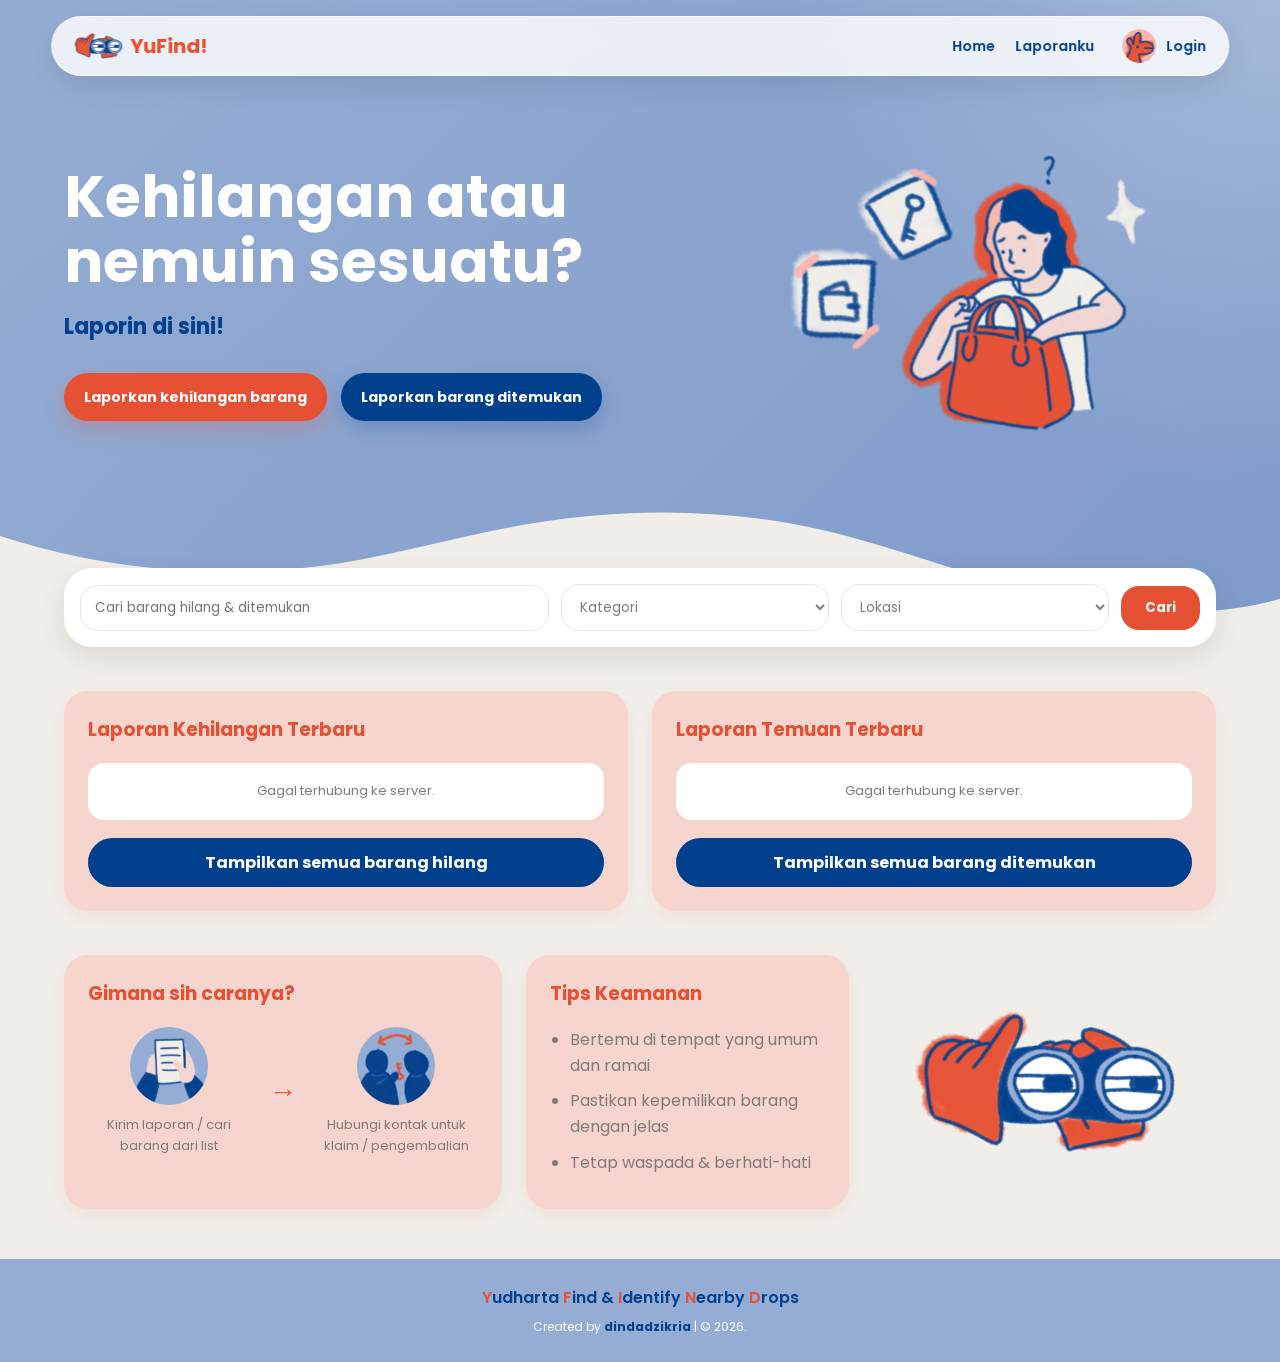
<file: index.html>
<!doctype html>
<html lang="id">
  <head>
    <meta charset="UTF-8" />
    <meta name="viewport" content="width=device-width, initial-scale=1.0" />
    <title>Yufind!</title>

    <link
      href="https://fonts.googleapis.com/css2?family=Poppins:wght@300;400;600;700&display=swap"
      rel="stylesheet"
    />

    <link rel="stylesheet" href="css/style.css" />
  </head>
  <body>
    <!-- Navbar start -->
    <div id="navbar-container"></div>

    <!-- Navbar end -->

    <!-- HERO -->
    <section class="hero" id="home">
      <div class="container hero-wrapper">
        <div class="hero-text">
          <h1>Kehilangan atau nemuin sesuatu?</h1>
          <p>Laporin di sini!</p>

          <div class="hero-buttons">
            <a href="pages/report-form.html?type=lost" class="btn lost"
              >Laporkan kehilangan barang
            </a>
            <a href="pages/report-form.html?type=found" class="btn found"
              >Laporkan barang ditemukan
            </a>
          </div>
        </div>

        <div class="hero-image">
          <img src="img/heroimage.png" alt="illustration" />
        </div>
      </div>

      <!-- section -->
      <div class="custom-shape-divider-bottom-1776860320">
        <svg
          data-name="Layer 1"
          xmlns="http://www.w3.org/2000/svg"
          viewBox="0 0 1200 120"
          preserveAspectRatio="none"
        >
          <path
            d="M985.66,92.83C906.67,72,823.78,31,743.84,14.19c-82.26-17.34-168.06-16.33-250.45.39-57.84,11.73-114,31.07-172,41.86A600.21,600.21,0,0,1,0,27.35V120H1200V95.8C1132.19,118.92,1055.71,111.31,985.66,92.83Z"
            class="shape-fill"
          ></path>
        </svg>
      </div>
    </section>

    <!-- SEARCH -->
    <section class="search container">
      <input
        type="text"
        id="keyword"
        placeholder="Cari barang hilang & ditemukan"
      />

      <select id="kategori">
        <option value="">Kategori</option>
        <option value="lost">Hilang</option>
        <option value="found">Ditemukan</option>
      </select>

      <select id="lokasi">
        <option value="">Lokasi</option>
        <option value="uud">Gedung UUD 1945</option>
        <option value="nkri">Gedung NKRI</option>
        <option value="bti">Gedung BTI</option>
        <option value="nusantara">Gedung Nusantara</option>
        <option value="parkiran">Parkiran</option>
        <option value="others">Area Lain</option>
      </select>

      <button id="btnCari" type="button">Cari</button>
    </section>

    <!-- PREVIEW -->
    <section class="preview container">
      <div class="box">
        <h3>Laporan Kehilangan Terbaru</h3>

        <div id="lostPreviewCards" class="cards">
          <p class="preview-loading">Memuat laporan kehilangan...</p>
        </div>

        <a href="pages/reports.html?kategori=lost" class="small-btn">
          Tampilkan semua barang hilang
        </a>
      </div>

      <div class="box">
        <h3>Laporan Temuan Terbaru</h3>

        <div id="foundPreviewCards" class="cards">
          <p class="preview-loading">Memuat laporan temuan...</p>
        </div>

        <a href="pages/reports.html?kategori=found" class="small-btn">
          Tampilkan semua barang ditemukan
        </a>
      </div>
    </section>

    <!-- HOW + TIPS + ILLUSTRATION WRAPPER -->
    <section class="bottom-section container">
      <!-- HOW -->
      <div class="how box">
        <h3>Gimana sih caranya?</h3>
        <div class="steps">
          <div class="step">
            <img src="img/caranya1.png" alt="" />
            <p>Kirim laporan / cari barang dari list</p>
          </div>

          <div class="arrow">→</div>

          <div class="step">
            <img src="img/caranya2.png" alt="" />
            <p>Hubungi kontak untuk klaim / pengembalian</p>
          </div>
        </div>
      </div>

      <!-- TIPS -->
      <div class="tips box">
        <h3>Tips Keamanan</h3>
        <ul>
          <li>Bertemu di tempat yang umum dan ramai</li>
          <li>Pastikan kepemilikan barang dengan jelas</li>
          <li>Tetap waspada & berhati-hati</li>
        </ul>
      </div>

      <!-- ILLUSTRATION -->
      <div class="illustration">
        <img src="img/ilustrasi.png" alt="YuFind!" />
      </div>
    </section>

    <footer>
      <div class="endtitle">
        <p>
          <span>Y</span>udharta <span>F</span>ind & <span>I</span>dentify
          <span>N</span>earby <span>D</span>rops
        </p>
      </div>

      <div class="credit">
        <p>Created by <a href="">dindadzikria</a> | &copy; 2026.</p>
      </div>
    </footer>
    <script src="js/script.js"></script>
  </body>
</html>
</file>
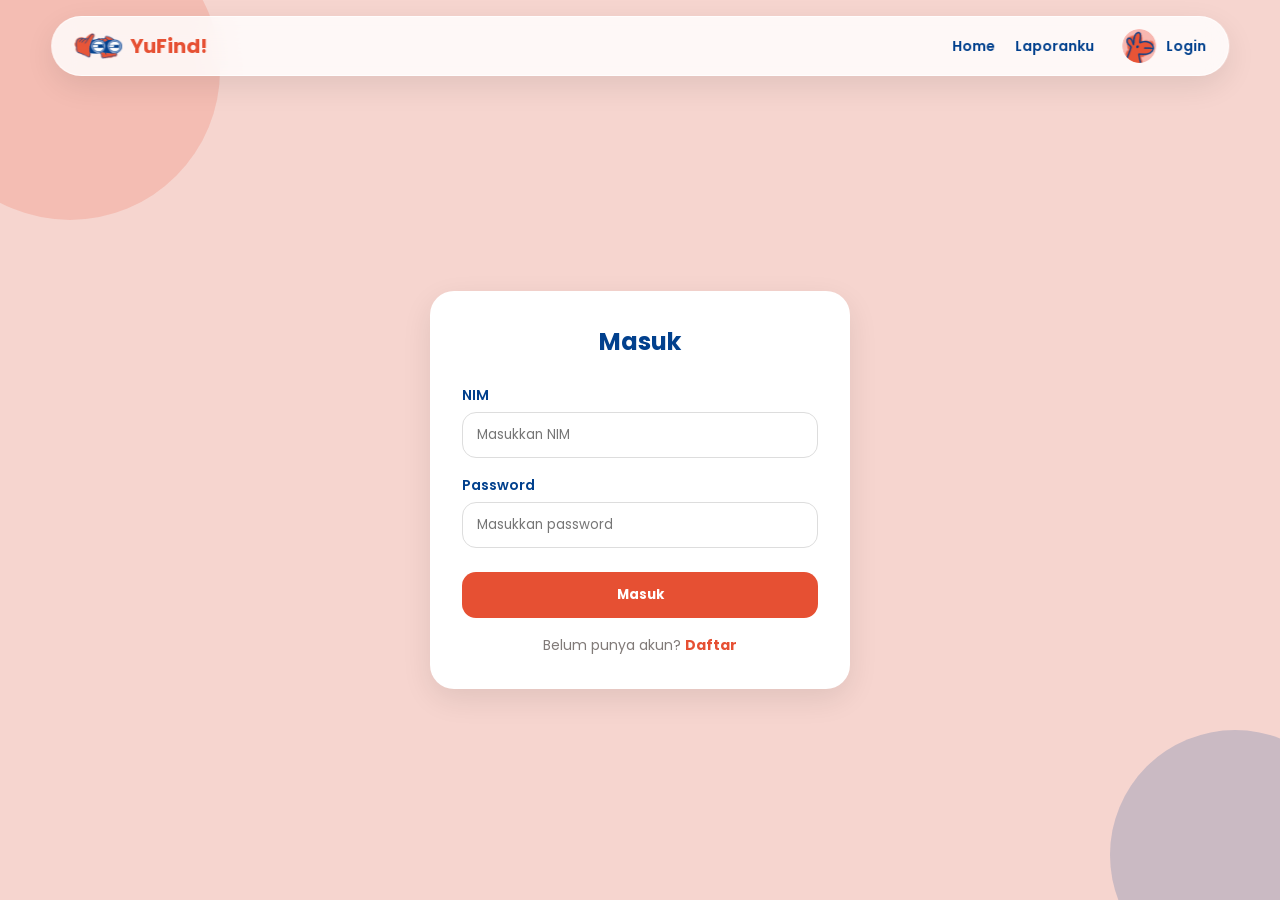
<file: pages/login.html>
<!doctype html>
<html lang="id">
  <head>
    <meta charset="UTF-8" />
    <meta name="viewport" content="width=device-width, initial-scale=1.0" />
    <title>Login - YuFind!</title>

    <link rel="stylesheet" href="../css/style.css" />

    <link
      href="https://fonts.googleapis.com/css2?family=Poppins:wght@300;400;600;700&display=swap"
      rel="stylesheet"
    />
  </head>

  <body>
    <!-- NAVBAR -->
    <div id="navbar-container"></div>

    <!-- LOGIN SECTION -->
    <section class="auth">
      <div class="auth-container">
        <h2>Masuk</h2>

        <form id="loginForm">
          <div class="input-group">
            <label for="nim">NIM</label>
            <input
              type="text"
              id="nim"
              name="nim"
              placeholder="Masukkan NIM"
              required
            />
          </div>

          <div class="input-group">
            <label for="password">Password</label>
            <input
              type="password"
              id="password"
              name="password"
              placeholder="Masukkan password"
              required
            />
          </div>

          <button type="submit" class="btn-auth">Masuk</button>
          <p id="loginMessage" class="message"></p>
        </form>

        <p class="auth-switch">
          Belum punya akun?
          <a href="register.html">Daftar</a>
        </p>
      </div>
    </section>
    <script src="../js/script.js"></script>
  </body>
</html>
</file>
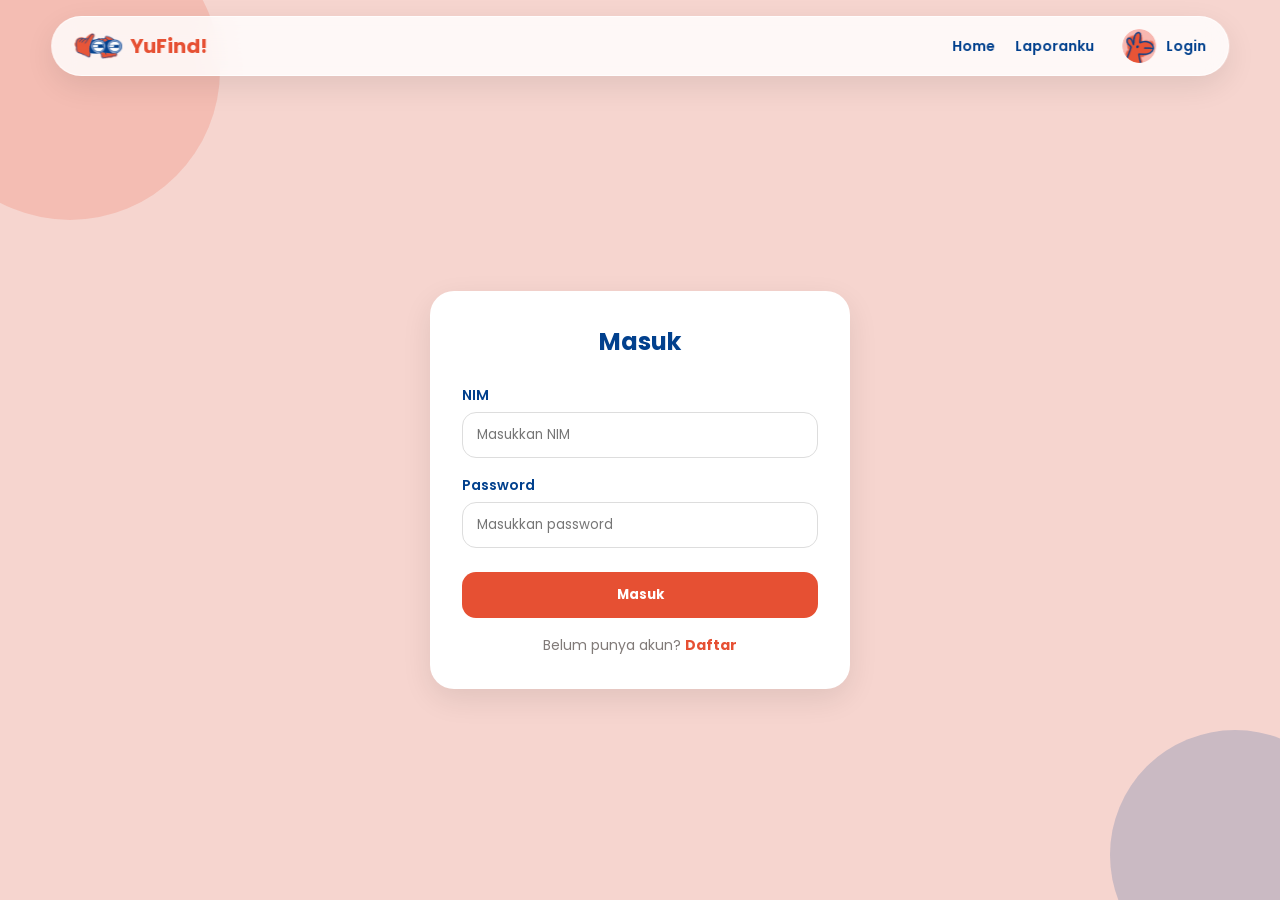
<file: pages/my-reports.html>
<!doctype html>
<html lang="id">
  <head>
    <meta charset="UTF-8" />
    <meta name="viewport" content="width=device-width, initial-scale=1.0" />
    <title>Laporanku - YuFind!</title>

    <link rel="stylesheet" href="../css/style.css" />

    <link
      href="https://fonts.googleapis.com/css2?family=Poppins:wght@300;400;600;700&display=swap"
      rel="stylesheet"
    />
  </head>

  <body class="my-reports-body">
    <div id="navbar-container"></div>

    <section class="my-reports-page container">
      <div class="my-reports-hero">
        <div class="page-heading">
          <h2>LAPORANKU</h2>
          <p>
            Lihat semua laporan kehilangan dan penemuan yang pernah kamu buat.
          </p>
        </div>

        <img
          src="../img/myreport1.png"
          alt="Laporanku Illustration"
          class="myreport-hero-img"
        />
      </div>

      <div id="myReportsList" class="my-report-list"></div>

      <div id="emptyReports" class="empty-reports" style="display: none">
        <h3>Belum ada laporan</h3>
        <p>
          Kamu belum pernah membuat laporan kehilangan atau penemuan barang.
        </p>
      </div>
    </section>

    <section class="my-report-reminder container">
      <img
        src="../img/myreport2.png"
        alt="Reminder"
        class="reminder-img reminder-left"
      />

      <div class="reminder-text">
        <h3>Ingat ya!</h3>
        <p>
          Pastikan informasi pada laporanmu akurat dan jelas agar proses
          pencarian atau pengembalian lebih cepat.
        </p>
      </div>

      <div class="reminder-actions">
        <a href="report-form.html?type=lost" class="reminder-btn">
          Laporkan Kehilangan
          <span>+</span>
        </a>

        <a
          href="report-form.html?type=found"
          class="reminder-btn reminder-btn-dark"
        >
          Laporkan Temuan
          <span>+</span>
        </a>
      </div>

      <img
        src="../img/myreport3.png"
        alt="Report Illustration"
        class="reminder-img reminder-right"
      />
    </section>

    <footer>
      <div class="endtitle">
        <p>
          <span>Y</span>udharta <span>F</span>ind & <span>I</span>dentify
          <span>N</span>earby <span>D</span>rops
        </p>
      </div>

      <div class="credit">
        <p>created by dindadzikria | 2026</p>
      </div>
    </footer>

    <script src="../js/script.js"></script>
  </body>
</html>
</file>
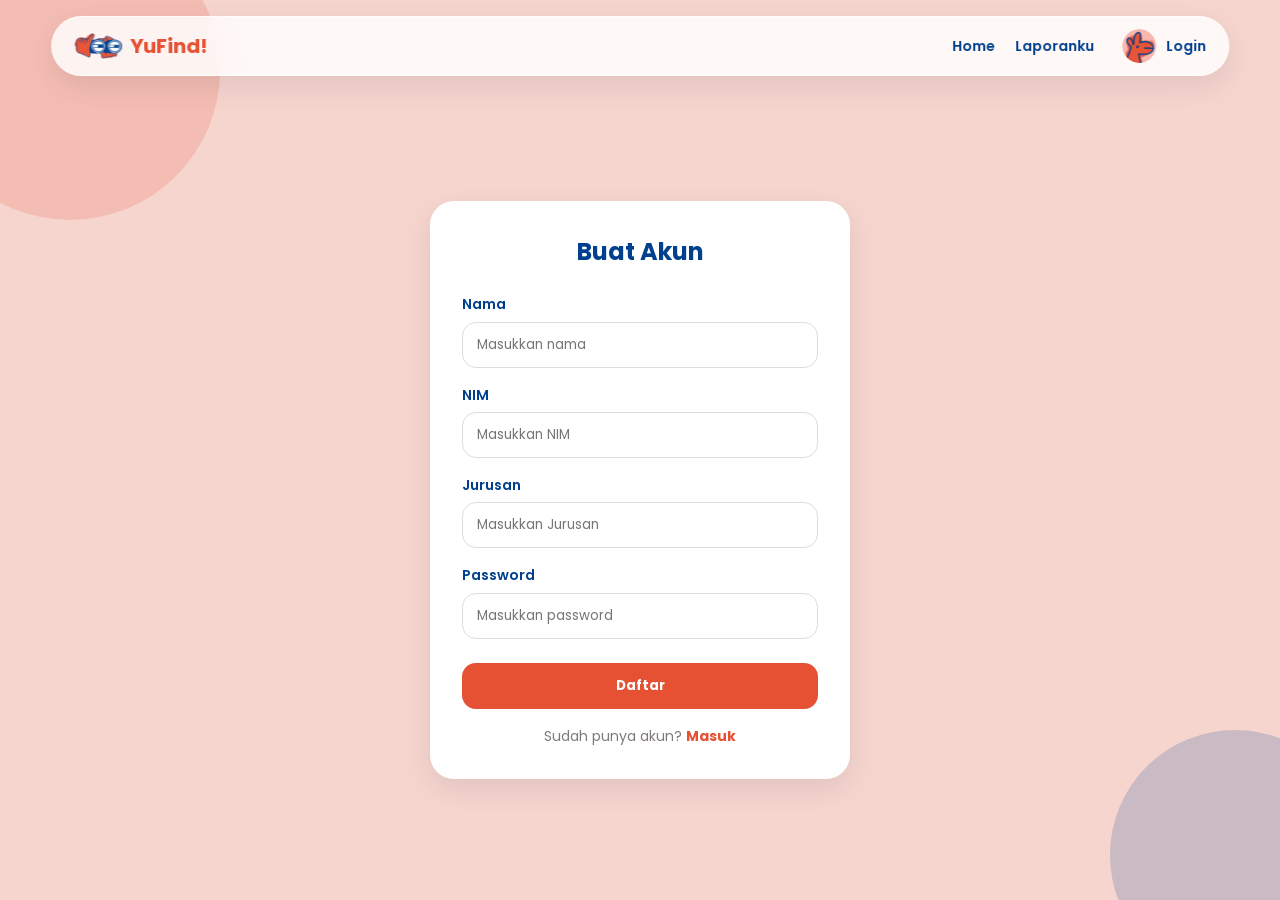
<file: pages/register.html>
<!doctype html>
<html lang="id">
  <head>
    <meta charset="UTF-8" />
    <meta name="viewport" content="width=device-width, initial-scale=1.0" />
    <title>Daftar - YuFind!</title>

    <link rel="stylesheet" href="../css/style.css" />

    <link
      href="https://fonts.googleapis.com/css2?family=Poppins:wght@300;400;600;700&display=swap"
      rel="stylesheet"
    />
  </head>

  <body>
    <!-- NAVBAR -->
    <div id="navbar-container"></div>

    <!-- REGISTER -->
    <section class="auth">
      <div class="auth-container register">
        <h2>Buat Akun</h2>

        <form id="registerForm">
          <div class="input-group">
            <label for="nama">Nama</label>
            <input
              type="text"
              id="nama"
              name="nama"
              placeholder="Masukkan nama"
              required
            />
          </div>

          <div class="input-group">
            <label for="nim">NIM</label>
            <input
              type="text"
              id="nim"
              name="nim"
              placeholder="Masukkan NIM"
              required
            />
          </div>

          <div class="input-group">
            <label for="jurusan">Jurusan</label>
            <input
              type="text"
              id="jurusan"
              name="jurusan"
              placeholder="Masukkan Jurusan"
              required
            />
          </div>

          <div class="input-group">
            <label for="password">Password</label>
            <input
              type="password"
              id="password"
              name="password"
              placeholder="Masukkan password"
              required
            />
          </div>

          <button type="submit" class="btn-auth">Daftar</button>
          <p id="registerMessage" class="message"></p>
        </form>

        <p class="auth-switch">
          Sudah punya akun?
          <a href="login.html">Masuk</a>
        </p>
      </div>
    </section>
    <script src="../js/script.js"></script>
  </body>
</html>
</file>
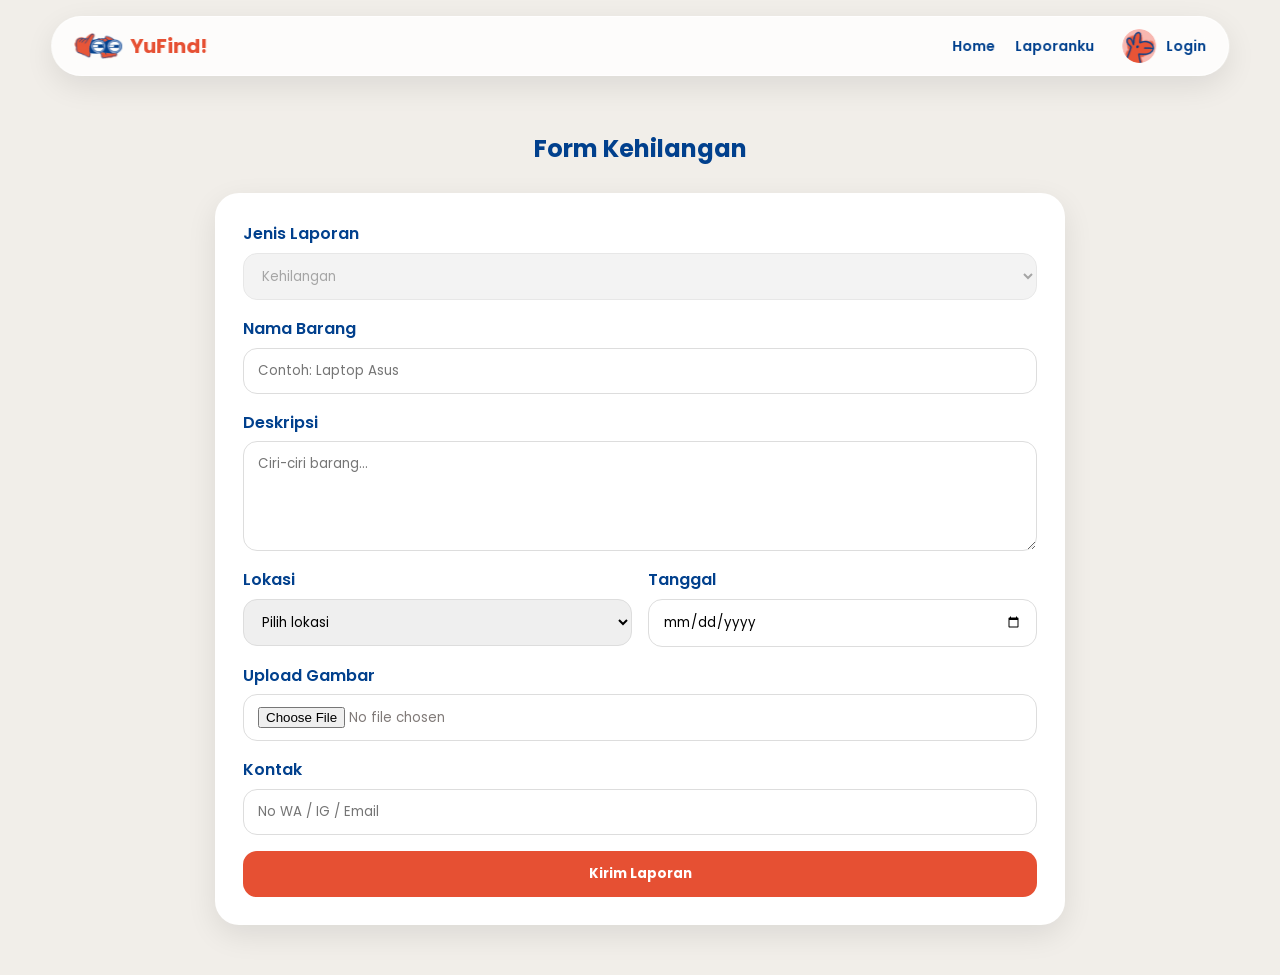
<file: pages/report-form.html>
<!doctype html>
<html lang="id">
  <head>
    <meta charset="UTF-8" />
    <meta name="viewport" content="width=device-width, initial-scale=1.0" />
    <title>Form Laporan - YuFind!</title>

    <link
      href="https://fonts.googleapis.com/css2?family=Poppins:wght@300;400;600;700&display=swap"
      rel="stylesheet"
    />

    <link rel="stylesheet" href="../css/style.css" />
  </head>

  <body>
    <!-- NAVBAR -->
    <div id="navbar-container"></div>

    <!-- FORM -->
    <section class="form-section container">
      <h2 id="form-title">Form Laporan</h2>

      <form class="report-form" id="reportForm" enctype="multipart/form-data">
        <!-- hidden jenis -->
        <input type="hidden" id="reportType" name="type" />

        <div class="form-group">
          <label>Jenis Laporan</label>
          <select id="jenisDisplay" disabled>
            <option value="lost">Kehilangan</option>
            <option value="found">Ditemukan</option>
          </select>
        </div>

        <div class="form-group">
          <label>Nama Barang</label>
          <input
            type="text"
            name="nama_barang"
            placeholder="Contoh: Laptop Asus"
            required
          />
        </div>

        <div class="form-group">
          <label>Deskripsi</label>
          <textarea
            placeholder="Ciri-ciri barang..."
            name="deskripsi"
            required
          ></textarea>
        </div>

        <div class="form-row">
          <div class="form-group">
            <label>Lokasi</label>
            <select name="lokasi" required>
              <option value="">Pilih lokasi</option>
              <option>Gedung UUD 1945</option>
              <option>Gedung NKRI</option>
              <option>Gedung BTI</option>
              <option>Gedung Nusantara</option>
              <option>Parkiran</option>
              <option>Area Lain</option>
            </select>
          </div>

          <div class="form-group">
            <label>Tanggal</label>
            <input type="date" name="tanggal" required />
          </div>
        </div>

        <div class="form-group">
          <label>Upload Gambar</label>
          <input type="file" name="gambar" accept="image/*" />
        </div>

        <div class="form-group">
          <label>Kontak</label>
          <input
            type="text"
            name="kontak"
            placeholder="No WA / IG / Email"
            required
          />
        </div>

        <button type="submit" class="submit-btn">Kirim Laporan</button>
      </form>
    </section>
    <script src="../js/script.js"></script>
  </body>
</html>
</file>
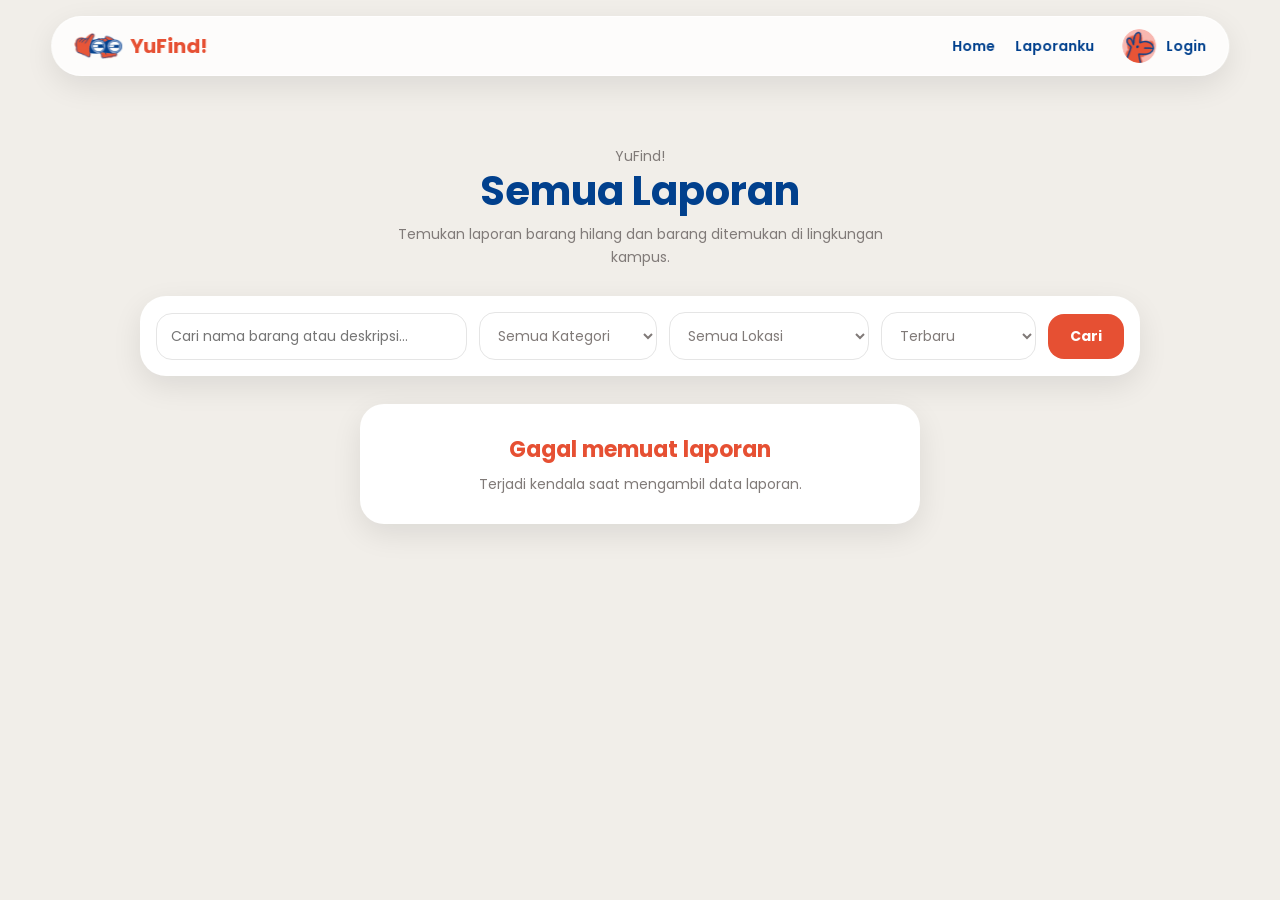
<file: pages/reports.html>
<!doctype html>
<html lang="id">
  <head>
    <meta charset="UTF-8" />
    <meta name="viewport" content="width=device-width, initial-scale=1.0" />
    <title>Semua Laporan - YuFind!</title>

    <link rel="stylesheet" href="../css/style.css" />

    <link
      href="https://fonts.googleapis.com/css2?family=Poppins:wght@300;400;600;700&display=swap"
      rel="stylesheet"
    />
  </head>

  <body>
    <!-- NAVBAR -->
    <div id="navbar-container"></div>

    <!-- REPORTS PAGE -->
    <section class="reports-page container">
      <div class="page-heading">
        <p class="eyebrow">YuFind!</p>
        <h2>Semua Laporan</h2>
        <p>
          Temukan laporan barang hilang dan barang ditemukan di lingkungan
          kampus.
        </p>
      </div>

      <!-- FILTER AREA -->
      <div class="reports-filter">
        <input
          type="text"
          id="reportsKeyword"
          placeholder="Cari nama barang atau deskripsi..."
        />

        <select id="reportsKategori">
          <option value="">Semua Kategori</option>
          <option value="lost">Hilang</option>
          <option value="found">Ditemukan</option>
        </select>

        <select id="reportsLokasi">
          <option value="">Semua Lokasi</option>
          <option value="Gedung UUD 1945">Gedung UUD 1945</option>
          <option value="Gedung NKRI">Gedung NKRI</option>
          <option value="Gedung BTI">Gedung BTI</option>
          <option value="Gedung Nusantara">Gedung Nusantara</option>
          <option value="Parkiran">Parkiran</option>
          <option value="Area Lain">Area Lain</option>
        </select>

        <select id="reportsSort">
          <option value="newest">Terbaru</option>
          <option value="oldest">Terlama</option>
        </select>

        <button type="button" id="btnFilterReports">Cari</button>
      </div>

      <!-- STATUS LOADING -->
      <div id="reportsLoading" class="reports-state">
        <p>Memuat laporan...</p>
      </div>

      <!-- STATUS ERROR -->
      <div id="reportsError" class="reports-state error" style="display: none">
        <h3>Gagal memuat laporan</h3>
        <p>Terjadi kendala saat mengambil data laporan.</p>
      </div>

      <!-- STATUS EMPTY -->
      <div id="reportsEmpty" class="reports-state empty" style="display: none">
        <div class="empty-icon">🔎</div>
        <h3>Laporan tidak ditemukan</h3>
        <p>
          Tidak ada laporan yang sesuai dengan kata kunci atau filter yang kamu
          pilih.
        </p>
      </div>

      <!-- LIST REPORTS -->
      <div id="reportsList" class="reports-list"></div>
    </section>

    <script src="../js/script.js?v=3"></script>
  </body>
</html>
</file>
<file: css/style.css>
:root {
  --primary: #95add4;
  --primary-dark: #7f9bc9;
  --bg: #f1eee9;
  --soft: #f6d5cf;
  --other: #e65033;
  --dark: #01408d;
  --text: #807a78;
  --white: #ffffff;
  --shadow: 0 10px 30px rgba(0, 0, 0, 0.09);
}

/* ================= RESET ================= */
* {
  margin: 0;
  padding: 0;
  box-sizing: border-box;
  text-decoration: none;
}

html {
  scroll-behavior: smooth;
}

body {
  font-family: "Poppins", sans-serif;
  background-color: var(--bg);
  color: var(--text);
  line-height: 1.6;
}

img {
  max-width: 100%;
  display: block;
}

button,
input,
select,
textarea {
  font-family: inherit;
}

button {
  cursor: pointer;
}

.container {
  width: min(90%, 1200px);
  margin-inline: auto;
}

/* ================= NAVBAR ================= */
.navbar {
  width: min(92%, 1200px);
  position: fixed;
  top: 16px;
  left: 50%;
  transform: translateX(-50%);
  z-index: 9999;

  display: flex;
  align-items: center;
  justify-content: space-between;
  gap: 24px;

  padding: 12px 22px;
  background: rgba(255, 255, 255, 0.82);
  backdrop-filter: blur(12px);
  border: 1px solid rgba(255, 255, 255, 0.7);
  border-radius: 999px;
  box-shadow: var(--shadow);
}

.logo {
  display: flex;
  align-items: center;
  gap: 8px;
  flex-shrink: 0;
}

.logo img {
  width: 48px;
  height: 34px;
  object-fit: contain;
}

.logo a {
  font-size: 20px;
  font-weight: 700;
  color: var(--other);
}

.navbar-nav {
  display: flex;
  align-items: center;
  gap: 28px;
}

.navbar-nav a,
.nav-right a {
  color: var(--dark);
  font-size: 14px;
  font-weight: 600;
  transition: 0.2s ease;
}

.navbar-nav a:hover,
.nav-right a:hover {
  color: var(--other);
}

.nav-left {
  display: flex;
  gap: 20px;
}

.nav-right {
  display: flex;
  align-items: center;
  gap: 10px;
  flex-shrink: 0;
}

.nav-right img {
  width: 34px;
  height: 34px;
  border-radius: 50%;
  object-fit: cover;
}

/* ================= HERO ================= */
.hero {
  min-height: 620px;
  padding: 155px 0 180px;
  position: relative;
  overflow: hidden;
  background:
    radial-gradient(
      circle at top right,
      rgba(255, 255, 255, 0.25),
      transparent 35%
    ),
    linear-gradient(135deg, var(--primary), var(--primary-dark));
}

.hero-wrapper {
  display: grid;
  grid-template-columns: 1.1fr 0.9fr;
  align-items: center;
  gap: 40px;
  position: relative;
  z-index: 3;
}

.hero-text h1 {
  max-width: 620px;
  font-size: clamp(34px, 5vw, 58px);
  line-height: 1.12;
  color: var(--white);
  margin-bottom: 14px;
}

.hero-text p {
  color: var(--dark);
  font-size: 22px;
  font-weight: 700;
  margin-bottom: 28px;
}

.hero-buttons {
  display: flex;
  flex-wrap: wrap;
  gap: 14px;
}

.btn {
  display: inline-flex;
  align-items: center;
  justify-content: center;
  padding: 13px 20px;
  border-radius: 999px;
  background: var(--other);
  color: var(--white);
  font-size: 14px;
  font-weight: 700;
  box-shadow: 0 8px 20px rgba(230, 80, 51, 0.25);
  transition: 0.2s ease;
}

.btn.found {
  background: var(--dark);
  box-shadow: 0 8px 20px rgba(1, 64, 141, 0.25);
}

.btn:hover {
  transform: translateY(-3px);
  opacity: 0.92;
}

.hero-image {
  display: flex;
  justify-content: center;
}

.hero-image img {
  width: min(360px, 100%);
  animation: float 3.5s ease-in-out infinite;
}

@keyframes float {
  0%,
  100% {
    transform: translateY(0);
  }

  50% {
    transform: translateY(-12px);
  }
}

/* ================= DIVIDER ================= */
.custom-shape-divider-bottom-1776860320 {
  position: absolute;
  bottom: -1px;
  left: 0;
  width: 100%;
  overflow: hidden;
  line-height: 0;
  z-index: 1;
}

.custom-shape-divider-bottom-1776860320 svg {
  display: block;
  width: 100%;
  height: 110px;
}

.custom-shape-divider-bottom-1776860320 .shape-fill {
  fill: var(--bg);
}

/* ================= SEARCH ================= */
.search {
  margin-top: -52px;
  position: relative;
  z-index: 5;

  background: var(--white);
  padding: 16px;
  border-radius: 28px;

  display: grid;
  grid-template-columns: 1.4fr 0.8fr 0.8fr auto;
  gap: 12px;
  align-items: center;

  box-shadow: var(--shadow);
}

.search input,
.search select {
  width: 100%;
  padding: 12px 14px;
  border-radius: 18px;
  border: 1px solid #e5e5e5;
  outline: none;
  color: var(--text);
  background: #fff;
}

.search input:focus,
.search select:focus {
  border-color: var(--primary);
}

.search button {
  padding: 12px 24px;
  background: var(--other);
  color: white;
  border-radius: 18px;
  border: none;
  font-weight: 700;
}

/* ================= PREVIEW ================= */
.preview {
  display: grid;
  grid-template-columns: repeat(2, 1fr);
  gap: 24px;
  margin-top: 44px;
}

.box {
  background: var(--soft);
  padding: 24px;
  border-radius: 24px;
  box-shadow: 0 6px 18px rgba(230, 80, 51, 0.08);
}

.box h3 {
  margin-bottom: 18px;
  color: var(--other);
}

/* ================= CARDS ================= */
.cards {
  display: grid;
  grid-template-columns: repeat(3, 1fr);
  gap: 14px;
}

.card {
  display: block;
  background: var(--white);
  border-radius: 18px;
  padding: 12px;
  color: inherit;
  text-decoration: none;
  box-shadow: 0 5px 16px rgba(0, 0, 0, 0.08);
  transition: 0.2s ease;
}

.card:hover {
  transform: translateY(-5px);
}

.card img {
  width: 100%;
  height: 120px;
  object-fit: cover;
  border-radius: 14px;
  background: #eee;
}

.card h4 {
  margin-top: 10px;
  font-size: 15px;
  color: var(--dark);

  white-space: nowrap;
  overflow: hidden;
  text-overflow: ellipsis;
}

.card p {
  font-size: 12px;
  color: var(--text);
}

.preview-loading,
.preview-empty {
  grid-column: 1 / -1;
  padding: 18px;
  text-align: center;
  font-size: 13px;
  color: var(--text);
  background: var(--white);
  border-radius: 16px;
}

.small-btn {
  margin-top: 18px;
  padding: 12px 16px;

  display: inline-flex;
  align-items: center;
  justify-content: center;

  background: var(--dark);
  color: white;

  border-radius: 999px;
  width: 100%;
  border: none;

  font-weight: 700;
  transition: 0.2s ease;
}

.small-btn:hover {
  opacity: 0.9;
  transform: translateY(-2px);
}

/* ================= BOTTOM SECTION ================= */
.bottom-section {
  display: grid;
  grid-template-columns: 1.15fr 0.85fr 0.9fr;
  gap: 24px;
  margin-top: 44px;
  align-items: stretch;
}

.how .steps {
  display: flex;
  align-items: center;
  gap: 18px;
  margin-top: 18px;
}

.step {
  text-align: center;
  flex: 1;
}

.step img {
  width: 78px;
  height: 78px;
  object-fit: contain;
  margin: 0 auto 10px;
}

.step p {
  font-size: 13px;
}

.arrow {
  font-size: 28px;
  font-weight: 700;
  color: var(--other);
}

.tips ul {
  margin-top: 16px;
  padding-left: 20px;
}

.tips li {
  margin-bottom: 10px;
}

.illustration {
  display: flex;
  align-items: center;
  justify-content: center;
}

.illustration img {
  width: min(260px, 100%);
}

/* ================= FOOTER ================= */
footer {
  text-align: center;
  padding: 26px 16px;
  background: var(--primary);
  color: white;
  margin-top: 50px;
}

.endtitle {
  margin-bottom: 6px;
  color: var(--dark);
  font-weight: 600;
}

.endtitle span {
  color: var(--other);
}

.credit p {
  color: white;
  font-size: 12px;
}

.credit a {
  color: var(--dark);
  font-weight: 700;
}

/* ================= AUTH ================= */
.auth {
  position: relative;
  overflow: hidden;
  display: flex;
  justify-content: center;
  align-items: center;
  min-height: 100vh;

  padding: 130px 20px 50px;
  background: var(--soft);
}

.auth::before,
.auth::after {
  content: "";
  position: absolute;
  border-radius: 50%;
  opacity: 0.18;
}

.auth::before {
  width: 300px;
  height: 300px;
  background: var(--other);
  top: -80px;
  left: -80px;
}

.auth::after {
  width: 250px;
  height: 250px;
  background: var(--dark);
  bottom: -80px;
  right: -80px;
}

.auth-container {
  position: relative;
  z-index: 2;
  background: var(--white);
  padding: 32px;
  border-radius: 24px;
  width: 100%;
  max-width: 420px;
  box-shadow: var(--shadow);
  text-align: center;
}

.auth-container h2 {
  margin-bottom: 22px;
  color: var(--dark);
}

.input-group {
  text-align: left;
  margin-bottom: 16px;
}

.input-group label {
  display: block;
  margin-bottom: 6px;
  font-size: 14px;
  font-weight: 600;
  color: var(--dark);
}

.input-group input {
  width: 100%;
  padding: 12px 14px;
  border-radius: 14px;
  border: 1px solid #ddd;
  outline: none;
}

.input-group input:focus {
  border-color: var(--primary);
}

.btn-auth {
  width: 100%;
  padding: 13px;
  margin-top: 8px;
  background: var(--other);
  color: white;
  border: none;
  border-radius: 14px;
  font-weight: 700;
  transition: 0.2s ease;
}

.btn-auth:hover {
  opacity: 0.92;
  transform: translateY(-2px);
}

.auth-switch {
  margin-top: 16px;
  font-size: 14px;
}

.auth-switch a {
  color: var(--other);
  font-weight: 700;
}

.message {
  margin-top: 12px;
  font-size: 14px;
  text-align: center;
}

/* ================= FORM PAGE ================= */
.form-section {
  padding-top: 130px;
  margin-bottom: 50px;
}

.form-section h2 {
  text-align: center;
  margin-bottom: 25px;
  color: var(--dark);
}

.report-form {
  max-width: 850px;
  margin-inline: auto;
  background: white;
  padding: 28px;
  border-radius: 24px;
  box-shadow: var(--shadow);
}

.form-group {
  display: flex;
  flex-direction: column;
  margin-bottom: 16px;
}

.form-group label {
  margin-bottom: 6px;
  font-weight: 600;
  color: var(--dark);
}

.form-group input,
.form-group textarea,
.form-group select {
  padding: 12px 14px;
  border-radius: 14px;
  border: 1px solid #ddd;
  outline: none;
}

.form-group input:focus,
.form-group textarea:focus,
.form-group select:focus {
  border-color: var(--primary);
}

textarea {
  resize: vertical;
  min-height: 110px;
}

.form-row {
  display: grid;
  grid-template-columns: 1fr 1fr;
  gap: 16px;
}

.submit-btn {
  width: 100%;
  padding: 13px;
  background: var(--other);
  color: white;
  border: none;
  border-radius: 14px;
  font-weight: 700;
  transition: 0.2s ease;
}

.submit-btn:hover {
  opacity: 0.92;
  transform: translateY(-2px);
}

/* ================= MY REPORTS PAGE ================= */
.my-reports-page {
  padding-top: 145px;
  padding-bottom: 60px;
  min-height: 100vh;
}

.page-heading {
  text-align: center;
  margin-bottom: 28px;
}

.page-heading .page-eyebrow-img {
  display: block;
  width: 70px;
  max-width: 70px;
  height: auto;
  margin: 0 auto 8px;
  object-fit: contain;
}

.page-heading h2 {
  color: var(--dark);
  font-size: 40px;
  line-height: 1.2;
  margin-bottom: 8px;
}

.page-heading p {
  max-width: 520px;
  margin: 0 auto;
  color: var(--text);
  font-size: 14px;
}

.my-report-list {
  width: min(100%, 760px);
  margin: 0 auto;

  display: flex;
  flex-direction: column;
  gap: 14px;
}

.my-report-loading {
  text-align: center;
  padding: 18px;
  background: var(--white);
  border-radius: 18px;
  box-shadow: var(--shadow);
}

.my-report-list .report-card {
  width: 100%;
  min-height: 116px;

  display: grid;
  grid-template-columns: 92px 1fr 28px;
  align-items: center;
  gap: 16px;

  padding: 12px;
  background: var(--white);
  color: var(--text);

  border-radius: 22px;
  box-shadow: 0 8px 22px rgba(0, 0, 0, 0.08);

  overflow: hidden;
  text-decoration: none;
  transition: 0.2s ease;
}

.my-report-item {
  display: grid;
  grid-template-columns: 1fr auto;
  gap: 12px;
  align-items: stretch;
}

.delete-report-btn {
  align-self: center;

  padding: 12px 16px;
  border: none;
  border-radius: 18px;

  background: var(--other);
  color: var(--white);

  font-size: 13px;
  font-weight: 700;

  box-shadow: 0 8px 18px rgba(230, 80, 51, 0.18);
  transition: 0.2s ease;
}

.delete-report-btn:hover {
  opacity: 0.92;
  transform: translateY(-2px);
}

.delete-report-btn:disabled {
  opacity: 0.6;
  cursor: not-allowed;
  transform: none;
}

.my-report-list .report-card:hover {
  transform: translateY(-3px);
  box-shadow: 0 12px 26px rgba(0, 0, 0, 0.12);
}

.my-report-list .report-card img {
  width: 92px;
  height: 92px;
  object-fit: cover;
  border-radius: 18px;
  background: var(--bg);
  flex-shrink: 0;
}

.my-report-list .report-card-body {
  min-width: 0;
}

.my-report-list .report-badge {
  display: inline-flex;
  align-items: center;
  width: fit-content;

  padding: 4px 10px;
  margin-bottom: 6px;

  border-radius: 999px;
  color: white;

  font-size: 11px;
  font-weight: 700;
  line-height: 1;
}

.my-report-list .report-badge.lost {
  background: var(--other);
}

.my-report-list .report-badge.found {
  background: var(--dark);
}

.my-report-list .report-card-body h3 {
  color: var(--dark);
  font-size: 18px;
  line-height: 1.25;
  margin-bottom: 4px;

  white-space: nowrap;
  overflow: hidden;
  text-overflow: ellipsis;
}

.my-report-list .report-card-body p {
  color: var(--text);
  font-size: 13px;
  line-height: 1.5;
  margin: 0;
}

.my-report-list .report-arrow {
  color: var(--other);
  font-size: 28px;
  font-weight: 700;
  line-height: 1;
  text-align: right;
}

.empty-reports {
  width: min(100%, 520px);
  margin: 0 auto;
  padding: 34px 24px;

  text-align: center;
  background: var(--white);
  border-radius: 24px;
  box-shadow: 0 8px 22px rgba(0, 0, 0, 0.08);
}

.empty-reports h3 {
  color: var(--dark);
  font-size: 22px;
  margin-bottom: 6px;
}

.empty-reports p {
  font-size: 14px;
  margin-bottom: 20px;
}

/* ================= DETAIL PAGE ================= */
.detail-page {
  padding-top: 145px;
  padding-bottom: 60px;
  min-height: 100vh;
}

.detail-state {
  width: min(100%, 620px);
  margin: 0 auto;
  padding: 28px;

  text-align: center;
  background: var(--white);
  border-radius: 24px;
  box-shadow: var(--shadow);
}

.detail-state p {
  color: var(--text);
  font-size: 14px;
}

.detail-state.error h3 {
  color: var(--dark);
  margin-bottom: 8px;
}

.detail-card {
  width: min(100%, 980px);
  margin: 0 auto;

  display: grid;
  grid-template-columns: 0.95fr 1.05fr;
  gap: 28px;

  background: var(--white);
  padding: 24px;
  border-radius: 28px;
  box-shadow: var(--shadow);
}

.detail-image {
  background: var(--bg);
  border-radius: 24px;
  overflow: hidden;
  min-height: 360px;
}

.detail-image img {
  width: 100%;
  height: 100%;
  min-height: 360px;
  object-fit: cover;
}

.detail-info {
  display: flex;
  flex-direction: column;
  justify-content: center;
}

.detail-badge {
  width: fit-content;

  display: inline-flex;
  align-items: center;

  padding: 6px 12px;
  margin-bottom: 12px;

  border-radius: 999px;
  color: var(--white);

  font-size: 12px;
  font-weight: 700;
}

.detail-badge.lost {
  background: var(--other);
}

.detail-badge.found {
  background: var(--dark);
}

.detail-info h2 {
  color: var(--dark);
  font-size: clamp(26px, 4vw, 38px);
  line-height: 1.2;
  margin-bottom: 18px;
}

.detail-meta {
  display: grid;
  grid-template-columns: repeat(2, 1fr);
  gap: 12px;
  margin-bottom: 22px;
}

.detail-meta p {
  background: var(--bg);
  padding: 14px;
  border-radius: 18px;
  font-size: 14px;
}

.detail-meta strong {
  display: block;
  color: var(--dark);
  margin-bottom: 4px;
}

.detail-section {
  margin-bottom: 20px;
}

.detail-section h3 {
  color: var(--other);
  margin-bottom: 8px;
  font-size: 18px;
}

.detail-section p {
  color: var(--text);
  font-size: 14px;
}

.contact-box {
  background: var(--soft);
  padding: 16px;
  border-radius: 20px;
}

.contact-box p {
  color: var(--dark);
  font-weight: 600;
}

.detail-actions {
  display: flex;
  gap: 10px;
  flex-wrap: wrap;
  margin-top: 4px;
}

.btn-back {
  display: inline-flex;
  align-items: center;
  justify-content: center;

  padding: 12px 18px;
  border-radius: 999px;

  background: var(--other);
  color: var(--white);

  font-size: 13px;
  font-weight: 700;
  border: none;
}

.btn-back.secondary {
  background: var(--dark);
}

.btn-back:hover {
  opacity: 0.92;
  transform: translateY(-2px);
}

/* ================= REPORTS PAGE ================= */
.reports-page {
  padding-top: 145px;
  padding-bottom: 60px;
  min-height: 100vh;
}

.reports-filter {
  width: min(100%, 1000px);
  margin: 0 auto 28px;

  display: grid;
  grid-template-columns: 1.4fr 0.8fr 0.9fr 0.7fr auto;
  gap: 12px;
  align-items: center;

  background: var(--white);
  padding: 16px;
  border-radius: 26px;
  box-shadow: var(--shadow);
}

.reports-filter input,
.reports-filter select {
  width: 100%;
  padding: 12px 14px;

  border: 1px solid #e5e5e5;
  border-radius: 16px;

  outline: none;
  background: var(--white);
  color: var(--text);
  font-size: 14px;
}

.reports-filter input:focus,
.reports-filter select:focus {
  border-color: var(--primary);
}

.reports-filter button {
  padding: 12px 22px;

  border: none;
  border-radius: 16px;

  background: var(--other);
  color: var(--white);

  font-size: 14px;
  font-weight: 700;
  transition: 0.2s ease;
}

.reports-filter button:hover {
  opacity: 0.92;
  transform: translateY(-2px);
}

.reports-state {
  width: min(100%, 560px);
  margin: 0 auto 24px;
  padding: 28px 22px;

  text-align: center;
  background: var(--white);
  border-radius: 24px;
  box-shadow: var(--shadow);
}

.reports-state p {
  font-size: 14px;
  color: var(--text);
}

.reports-state h3 {
  color: var(--dark);
  font-size: 22px;
  margin-bottom: 6px;
}

.reports-state.error h3 {
  color: var(--other);
}

.reports-state.empty .empty-icon {
  margin-bottom: 14px;
}

.reports-list {
  width: min(100%, 1000px);
  margin: 0 auto;

  display: grid;
  grid-template-columns: repeat(3, 1fr);
  gap: 18px;
}

.reports-list .report-item {
  display: flex;
  flex-direction: column;

  background: var(--white);
  border-radius: 24px;
  overflow: hidden;

  color: var(--text);
  text-decoration: none;
  box-shadow: 0 8px 22px rgba(0, 0, 0, 0.08);

  transition: 0.2s ease;
}

.reports-list .report-item:hover {
  transform: translateY(-5px);
  box-shadow: 0 13px 28px rgba(0, 0, 0, 0.12);
}

.report-item-image {
  width: 100%;
  height: 180px;
  background: var(--bg);
  overflow: hidden;
}

.report-item-image img {
  width: 100%;
  height: 100%;
  object-fit: cover;
}

.report-item-body {
  padding: 16px;
}

.report-item-top {
  display: flex;
  justify-content: space-between;
  align-items: center;
  gap: 10px;

  margin-bottom: 10px;
}

.report-item-badge {
  display: inline-flex;
  align-items: center;

  width: fit-content;
  padding: 5px 10px;
  border-radius: 999px;

  color: var(--white);
  font-size: 11px;
  font-weight: 700;
  line-height: 1;
}

.report-item-badge.lost {
  background: var(--other);
}

.report-item-badge.found {
  background: var(--dark);
}

.report-item-date {
  font-size: 11px;
  color: var(--text);
  white-space: nowrap;
}

.report-item-body h3 {
  color: var(--dark);
  font-size: 18px;
  line-height: 1.25;
  margin-bottom: 8px;

  display: -webkit-box;
  -webkit-line-clamp: 2;
  -webkit-box-orient: vertical;

  overflow: hidden;
}

.report-item-desc {
  font-size: 13px;
  color: var(--text);
  margin-bottom: 12px;

  display: -webkit-box;
  -webkit-line-clamp: 2;
  -webkit-box-orient: vertical;

  overflow: hidden;
}

.report-item-location {
  font-size: 13px;
  color: var(--text);
}

.report-item-location strong {
  color: var(--dark);
}

/* ================= RESPONSIVE ================= */
@media (max-width: 950px) {
  .reports-filter {
    grid-template-columns: 1fr 1fr;
  }

  .reports-filter button {
    grid-column: span 2;
  }

  .reports-list {
    grid-template-columns: repeat(2, 1fr);
  }
}

@media (max-width: 900px) {
  .navbar {
    width: 94%;
    border-radius: 24px;
    flex-wrap: wrap;
  }

  .navbar-nav {
    order: 3;
    width: 100%;
    justify-content: center;
  }

  .hero-wrapper {
    grid-template-columns: 1fr;
    text-align: center;
  }

  .hero-buttons {
    justify-content: center;
  }

  .hero-image img {
    width: 260px;
  }

  .search {
    grid-template-columns: 1fr;
    margin-top: -34px;
  }

  .preview {
    grid-template-columns: 1fr;
  }

  .bottom-section {
    grid-template-columns: 1fr;
  }

  .detail-card {
    grid-template-columns: 1fr;
  }

  .detail-image,
  .detail-image img {
    min-height: 280px;
  }
}

@media (max-width: 650px) {
  .my-reports-page,
  .detail-page,
  .reports-page {
    padding-top: 170px;
  }

  .page-heading h2 {
    font-size: 28px;
  }

  .my-report-list .report-card {
    grid-template-columns: 78px 1fr;
    gap: 12px;
  }

  .my-report-list .report-card img {
    width: 78px;
    height: 78px;
    border-radius: 16px;
  }

  .my-report-list .report-arrow {
    display: none;
  }

  .my-report-list .report-card-body h3 {
    font-size: 16px;
  }

  .my-report-list .report-card-body p {
    font-size: 12px;
  }

  .reports-filter {
    grid-template-columns: 1fr;
    border-radius: 22px;
  }

  .reports-filter button {
    grid-column: span 1;
    width: 100%;
  }

  .reports-list {
    grid-template-columns: 1fr;
  }

  .report-item-image {
    height: 190px;
  }

  .my-report-item {
    grid-template-columns: 1fr;
  }

  .delete-report-btn {
    width: 100%;
  }
}

@media (max-width: 600px) {
  .navbar {
    top: 10px;
    padding: 12px 16px;
  }

  .logo a {
    font-size: 18px;
  }

  .navbar-nav {
    gap: 18px;
  }

  .hero {
    padding-top: 170px;
  }

  .cards {
    grid-template-columns: 1fr;
  }

  .how .steps {
    flex-direction: column;
  }

  .arrow {
    display: none;
  }

  .form-row {
    grid-template-columns: 1fr;
  }

  .auth-container,
  .report-form {
    padding: 24px;
  }

  .detail-card {
    padding: 18px;
    border-radius: 22px;
  }

  .detail-meta {
    grid-template-columns: 1fr;
  }
}

/* ================= MY REPORTS CUSTOM PAGE ================= */
/* Khusus tampilan my-reports.html */

.my-reports-body {
  min-height: 100vh;
  background: linear-gradient(to bottom, var(--primary), var(--bg));
}

/* Page wrapper */
.my-reports-body .my-reports-page {
  padding-top: 145px;
  padding-bottom: 100px;
  min-height: auto;
}

/* Hero atas */
.my-reports-hero {
  display: flex;
  align-items: center;
  justify-content: space-between;
  gap: 42px;
  margin-bottom: 58px;
}

.my-reports-hero .page-heading {
  text-align: left;
  margin-bottom: 0;
}

.my-reports-hero .page-heading h2 {
  color: #f7f1ec;
  font-size: clamp(52px, 7vw, 88px);
  line-height: 0.95;
  letter-spacing: 1px;
  margin-bottom: 18px;
  margin-left: 50px;
  font-weight: 700;
}

.my-reports-hero .page-heading p {
  max-width: 660px;
  margin: 0;
  color: #25358f;
  font-size: 18px;
  font-weight: 400;
  margin-left: 50px;
}

.myreport-hero-img {
  width: 270px;
  height: auto;
  object-fit: contain;
  margin-right: 70px;
  margin-top: -60px;
  transform: translateY(10px);
}

/* Panjangin container card laporan */
.my-reports-body .my-report-list {
  width: min(100%, 1040px);
  margin: 0 auto;

  display: flex;
  flex-direction: column;
  gap: 18px;
}

/* Card ikut lebih panjang, tapi styling isi tetap sama */
.my-reports-body .my-report-item {
  display: grid;
  grid-template-columns: 1fr auto;
  gap: 14px;
  align-items: stretch;
}

.my-reports-body .my-report-list .report-card {
  min-height: 116px;
}

/* Kotak Ingat ya */
.my-report-reminder {
  min-height: 116px;
  margin-bottom: 28px;
  padding: 18px 28px;

  display: grid;
  grid-template-columns: 100px minmax(0, 1fr) auto 90px;
  align-items: center;
  column-gap: 16px;

  background: #f8dad7;
  border-radius: 18px;
}

.reminder-img {
  width: 100%;
  height: auto;
  object-fit: contain;
}

.reminder-left {
  max-width: 88px;
  justify-self: center;
}

.reminder-right {
  max-width: 76px;
  justify-self: end;
}

.reminder-text h3 {
  color: var(--other);
  font-size: 18px;
  line-height: 1.2;
  margin-bottom: 6px;
  font-weight: 700;
}

.reminder-text p {
  max-width: 470px;
  color: var(--dark);
  font-size: 13px;
  line-height: 1.45;
  font-weight: 500;
}

.reminder-btn {
  min-width: 155px;
  padding: 11px 14px;
  gap: 10px;

  display: inline-flex;
  align-items: center;
  justify-content: center;

  background: var(--other);
  color: var(--white);

  border-radius: 10px;
  font-size: 15px;
  font-weight: 700;

  box-shadow: 0 8px 18px rgba(230, 80, 51, 0.18);
  transition: 0.2s ease;
}

.reminder-actions {
  display: flex;
  gap: 12px;
  flex-wrap: wrap;
  justify-content: center;
}

.reminder-btn-dark {
  background: var(--dark);
}

.reminder-btn:hover {
  opacity: 0.92;
  transform: translateY(-2px);
}

.reminder-btn span {
  width: 26px;
  height: 26px;

  display: inline-flex;
  align-items: center;
  justify-content: center;

  border: 2px solid var(--white);
  border-radius: 50%;

  font-size: 22px;
  font-weight: 400;
  line-height: 1;
}

/* Footer khusus halaman my-reports */
.my-reports-body footer {
  margin-top: 0;
  padding: 24px 16px 14px;
  background: var(--primary);
}

.my-reports-body .endtitle {
  margin-bottom: 16px;
}

.my-reports-body .credit p {
  font-size: 10px;
  opacity: 0.75;
}

/* Responsive */
@media (max-width: 900px) {
  .my-reports-hero {
    flex-direction: column;
    text-align: center;
    gap: 20px;
    margin-bottom: 40px;
  }

  .my-reports-hero .page-heading {
    text-align: center;
  }

  .my-reports-hero .page-heading p {
    margin: 0 auto;
  }

  .myreport-hero-img {
    margin-right: 0;
    width: 240px;
  }

  .my-report-reminder {
    grid-template-columns: 90px 1fr;
    gap: 18px;
  }

  .reminder-actions {
    grid-column: 1 / -1;
    width: 100%;
  }

  .reminder-actions .reminder-btn {
    flex: 1;
  }

  .reminder-right {
    display: none;
  }
}

@media (max-width: 650px) {
  .my-reports-body .my-reports-page {
    padding-top: 170px;
    padding-bottom: 70px;
  }

  .my-reports-hero .page-heading h2 {
    font-size: 42px;
  }

  .my-reports-hero .page-heading p {
    font-size: 14px;
  }

  .my-report-reminder {
    grid-template-columns: 1fr;
    text-align: center;
    padding: 24px;
  }

  .reminder-left {
    max-width: 78px;
    margin: 0 auto;
  }

  .reminder-text p {
    margin: 0 auto;
  }

  .my-reports-body .my-report-item {
    grid-template-columns: 1fr;
  }
}
</file>
